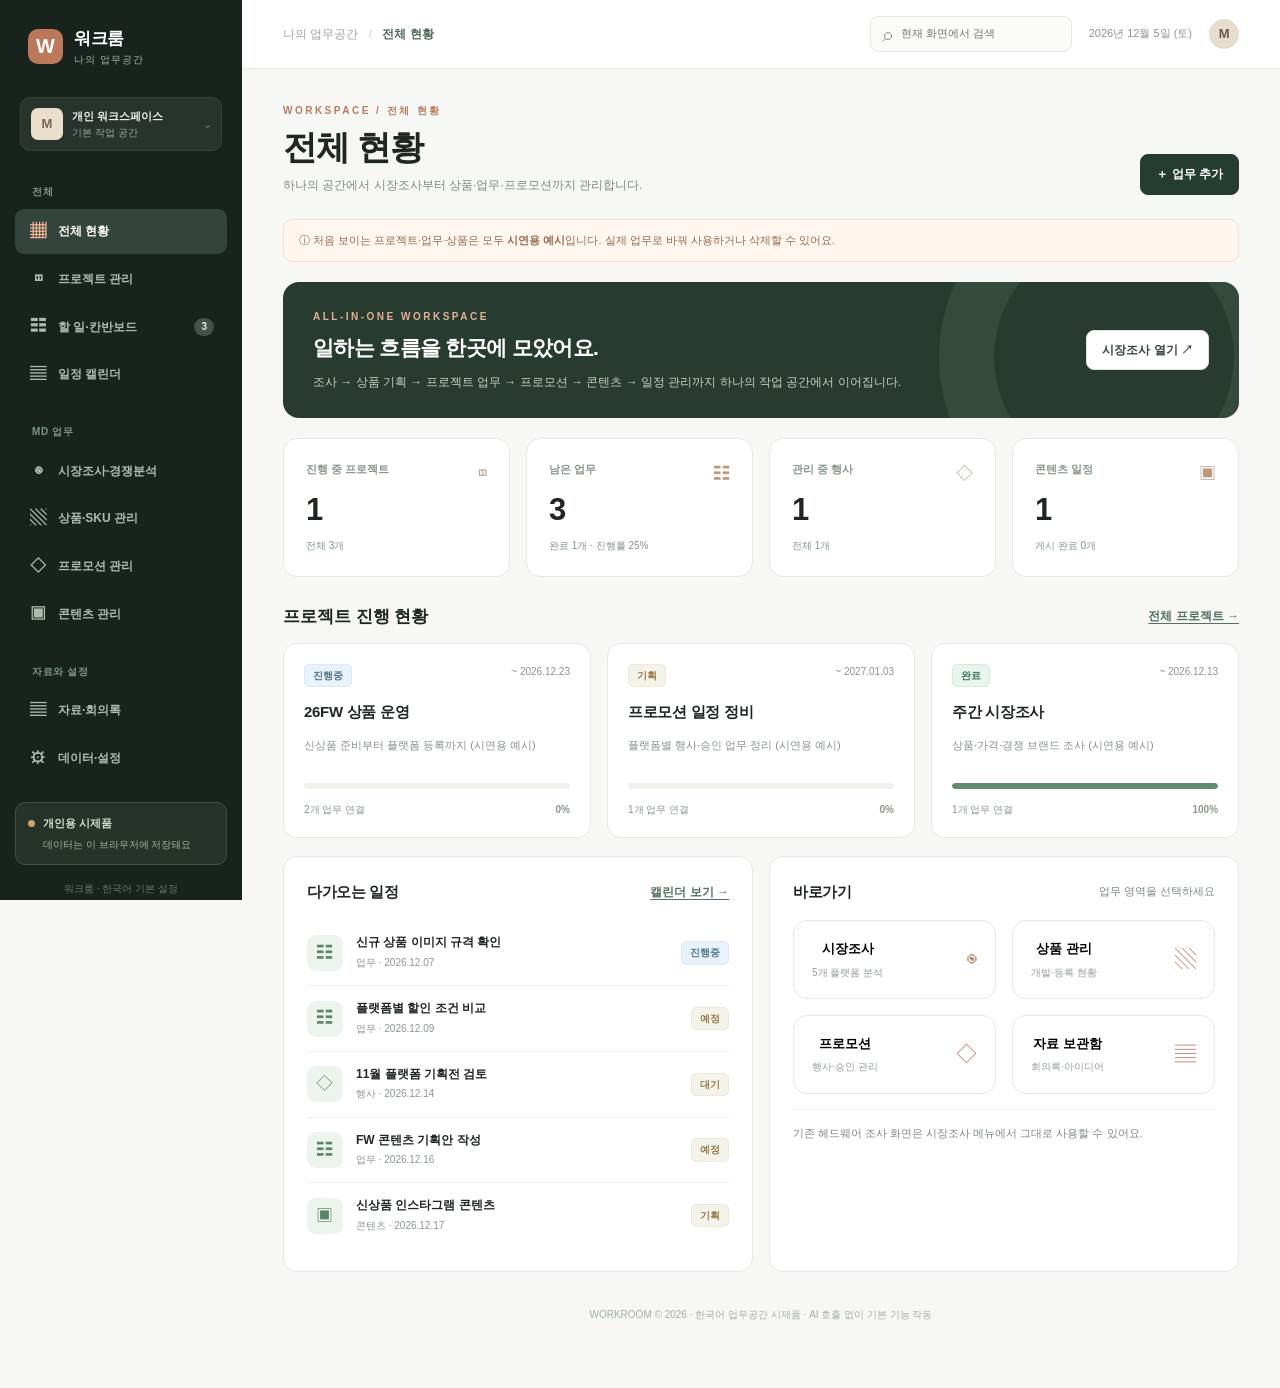
<file: docs/index.html>
<!doctype html>
<html lang="ko">
<head>
<meta charset="utf-8"/><meta name="viewport" content="width=device-width, initial-scale=1"/>
<meta name="theme-color" content="#18221d"/>
<meta name="description" content="시장조사, 프로젝트, 상품·프로모션, 콘텐츠와 일정을 함께 관리하는 한국어 업무공간"/>
<title>워크룸 | 통합 업무공간</title>
<link rel="stylesheet" href="./workspace.css"/>
</head>
<body>
<div class="shell">
  <aside class="sidebar" id="sidebar">
    <div class="brand"><div class="brandmark">W</div><div><strong>워크룸</strong><small>나의 업무공간</small></div></div>
    <div class="workspace-selector"><span class="workspace-avatar">M</span><div><b>개인 워크스페이스</b><small>기본 작업 공간</small></div><span class="arr">⌄</span></div>
    <div class="nav-label">전체</div>
    <nav id="navMain" aria-label="주 메뉴">
      <button type="button" data-page="dashboard" class="selected"><span class="ico">▦</span>전체 현황</button>
      <button type="button" data-page="projects"><span class="ico">◫</span>프로젝트 관리</button>
      <button type="button" data-page="tasks"><span class="ico">☷</span>할 일·칸반보드 <span class="num" id="sideTasks">0</span></button>
      <button type="button" data-page="calendar"><span class="ico">▤</span>일정 캘린더</button>
    </nav>
    <div class="nav-label">MD 업무</div>
    <nav aria-label="MD 업무">
      <button type="button" data-page="market"><span class="ico">◉</span>시장조사·경쟁분석</button>
      <button type="button" data-page="products"><span class="ico">▧</span>상품·SKU 관리</button>
      <button type="button" data-page="promotions"><span class="ico">◇</span>프로모션 관리</button>
      <button type="button" data-page="contents"><span class="ico">▣</span>콘텐츠 관리</button>
    </nav>
    <div class="nav-label">자료와 설정</div>
    <nav aria-label="자료와 설정">
      <button type="button" data-page="notes"><span class="ico">▤</span>자료·회의록</button>
      <button type="button" data-page="settings"><span class="ico">⚙</span>데이터·설정</button>
    </nav>
    <div class="sidebar-bottom"><div class="mode"><span class="mode-dot"></span> 개인용 시제품<small>데이터는 이 브라우저에 저장돼요</small></div><div class="sidebar-copy">워크룸 · 한국어 기본 설정</div></div>
  </aside>
  <div class="bodyarea">
    <header class="topbar"><button class="menu-button" id="menuToggle" aria-label="메뉴 열기">☰</button><div class="crumb">나의 업무공간 <span>/</span> <b id="crumb">전체 현황</b></div><div class="top-right"><label class="global-search"><span>⌕</span><input id="globalSearch" placeholder="현재 화면에서 검색" aria-label="현재 화면 검색"></label><span class="today" id="todayLabel"></span><button class="user" title="개인 워크스페이스">M</button></div></header>
    <main class="content" id="content" tabindex="-1"></main>
  </div>
</div>
<div class="overlay" id="overlay" hidden><div class="dialog" role="dialog" aria-modal="true" aria-labelledby="modalTitle"><div class="dialog-head"><div><span class="eyebrow">WORKSPACE</span><h2 id="modalTitle">새 항목</h2></div><button class="icon-btn" id="closeModal" type="button" aria-label="닫기">✕</button></div><form id="entryForm"><div id="modalFields"></div><div class="dialog-actions"><button type="button" class="button light" id="cancelModal">취소</button><button type="submit" class="button primary">저장하기</button></div></form></div></div>
<div id="toast" aria-live="polite" class="toast" hidden></div>
<script src="./workspace.js"></script>
</body>
</html>
</file>
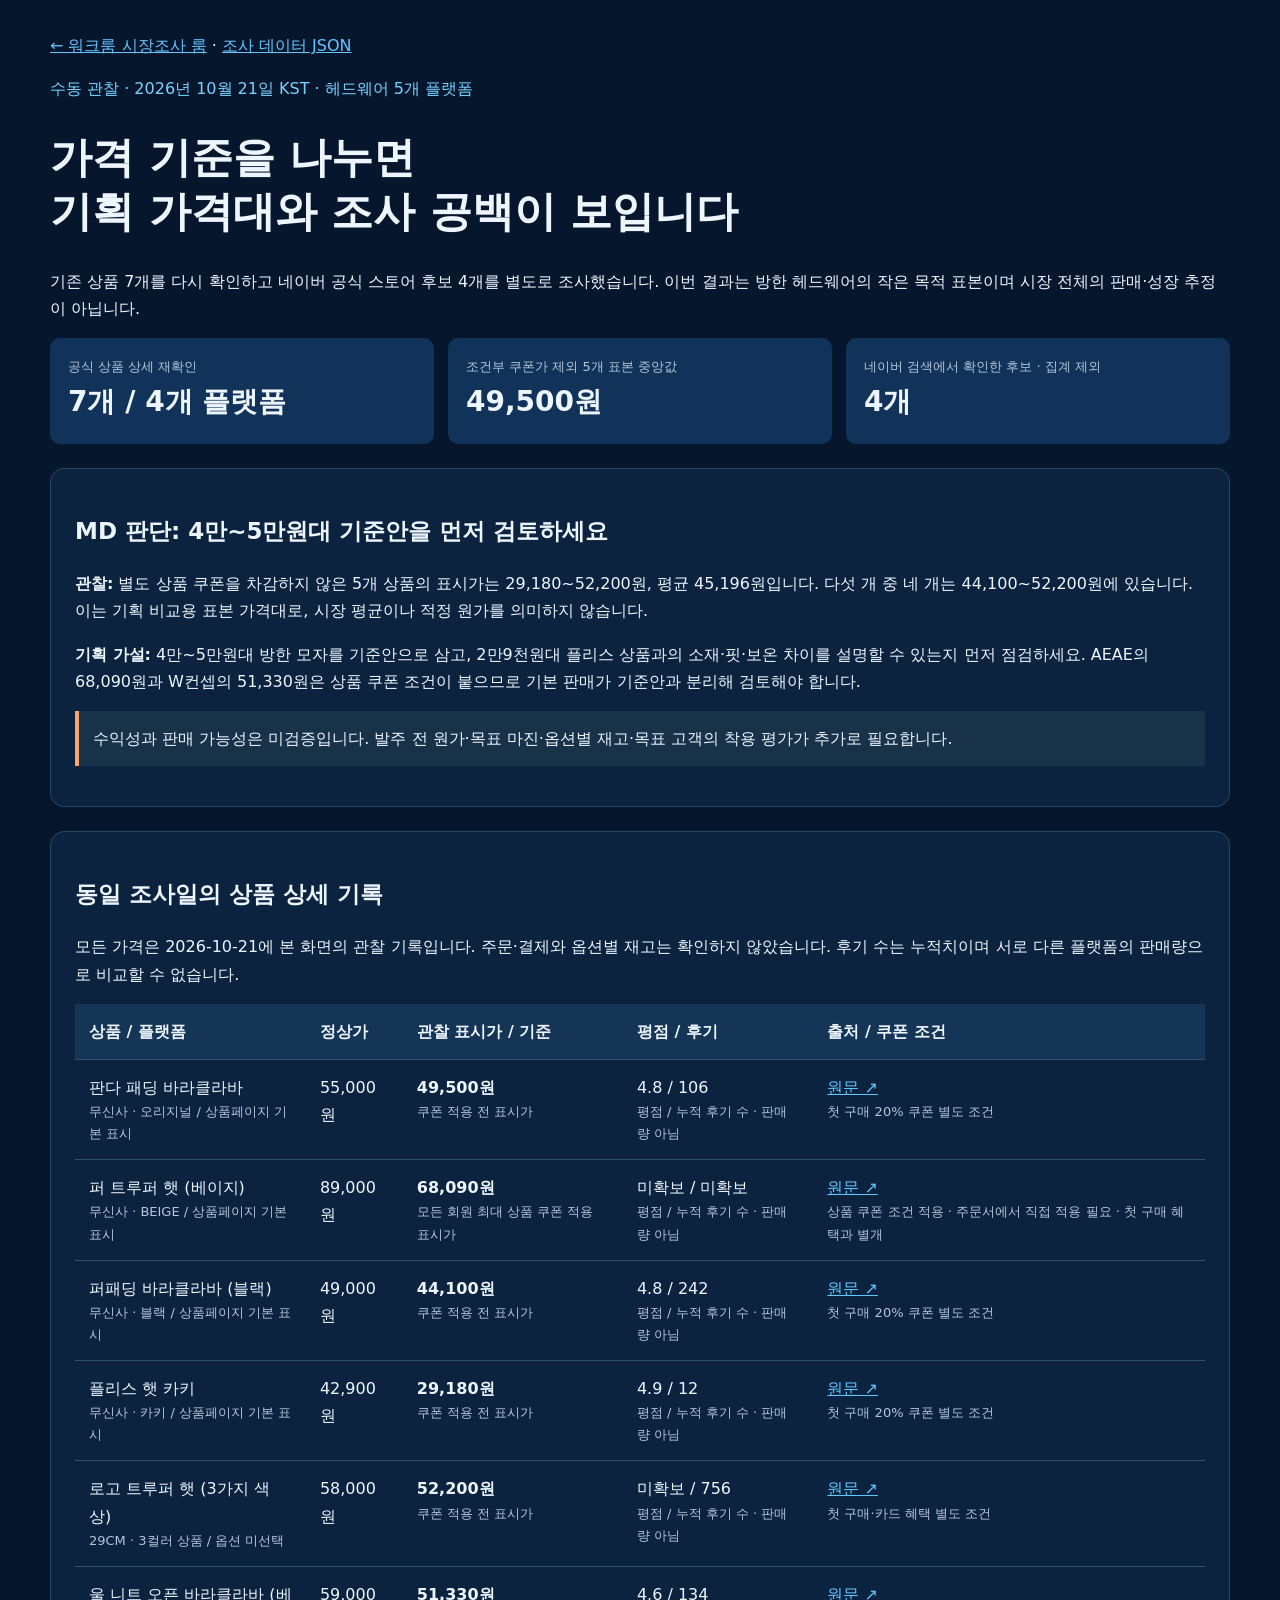
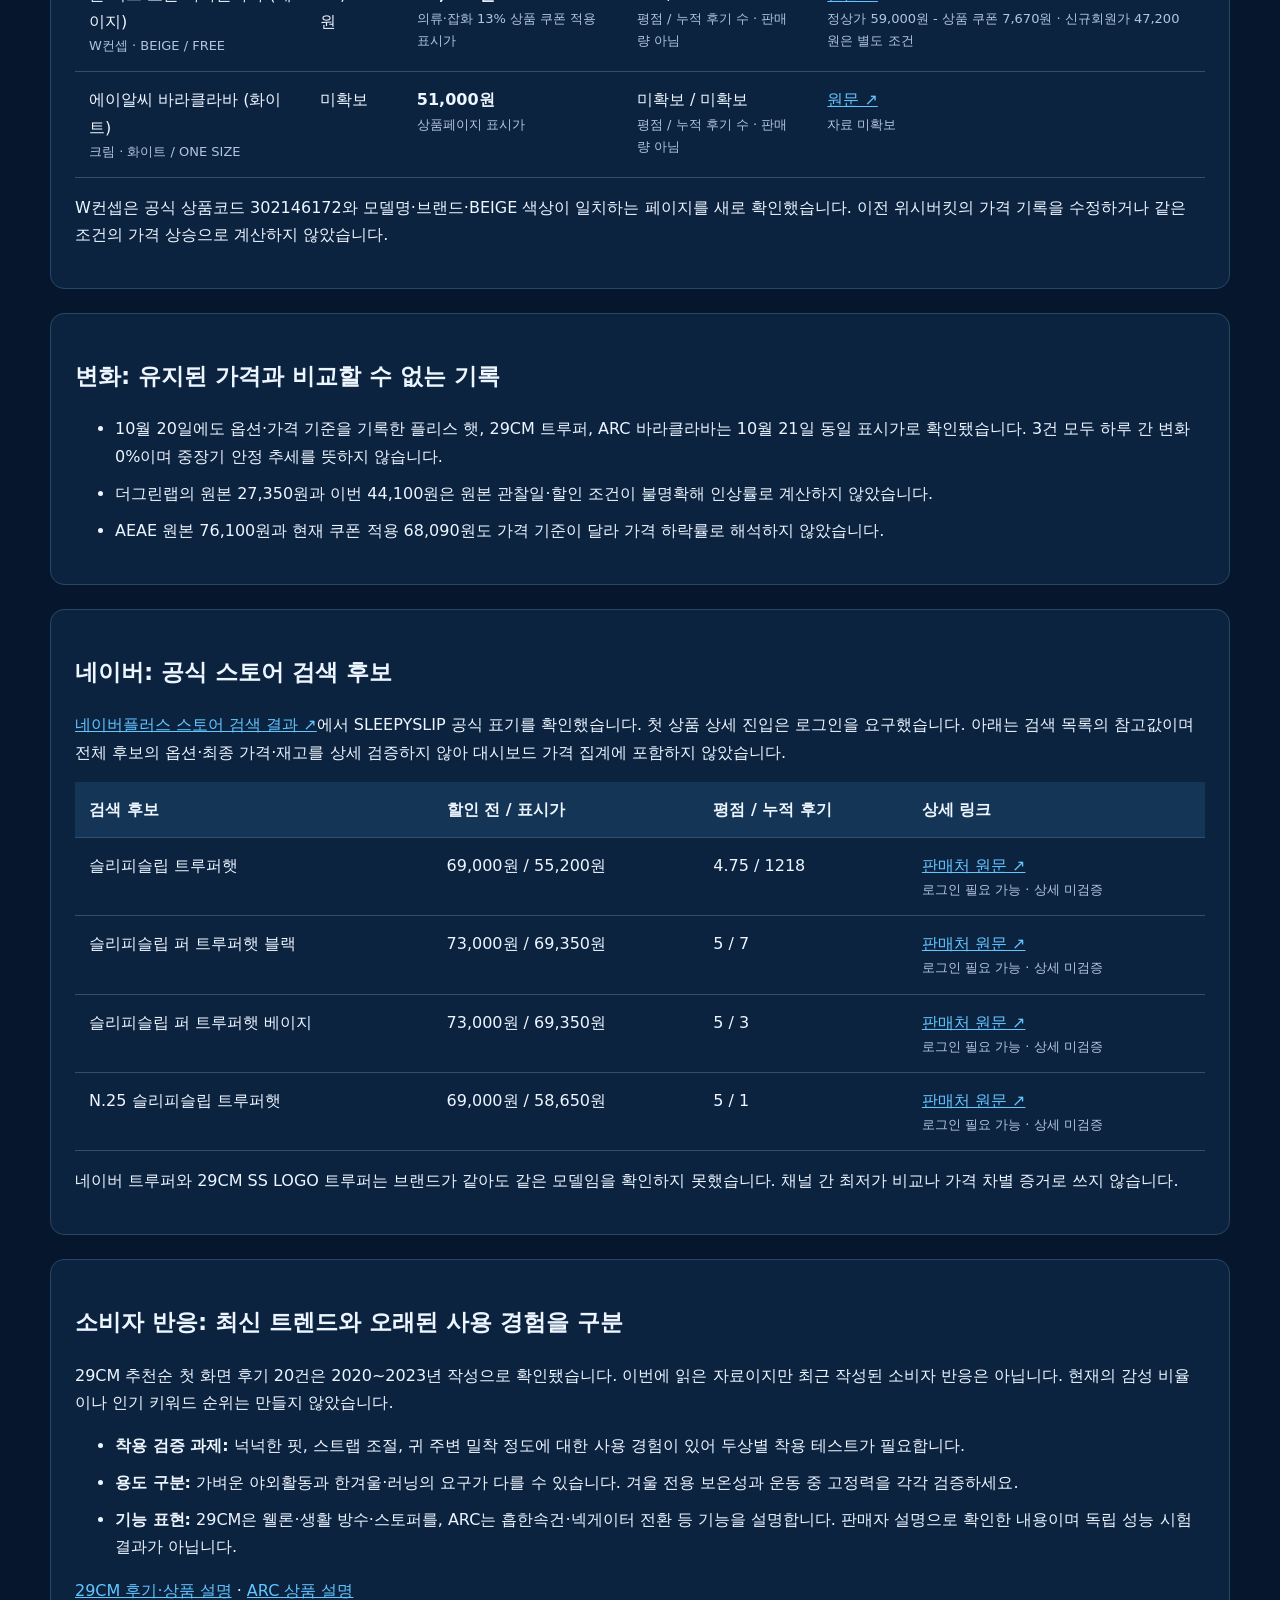
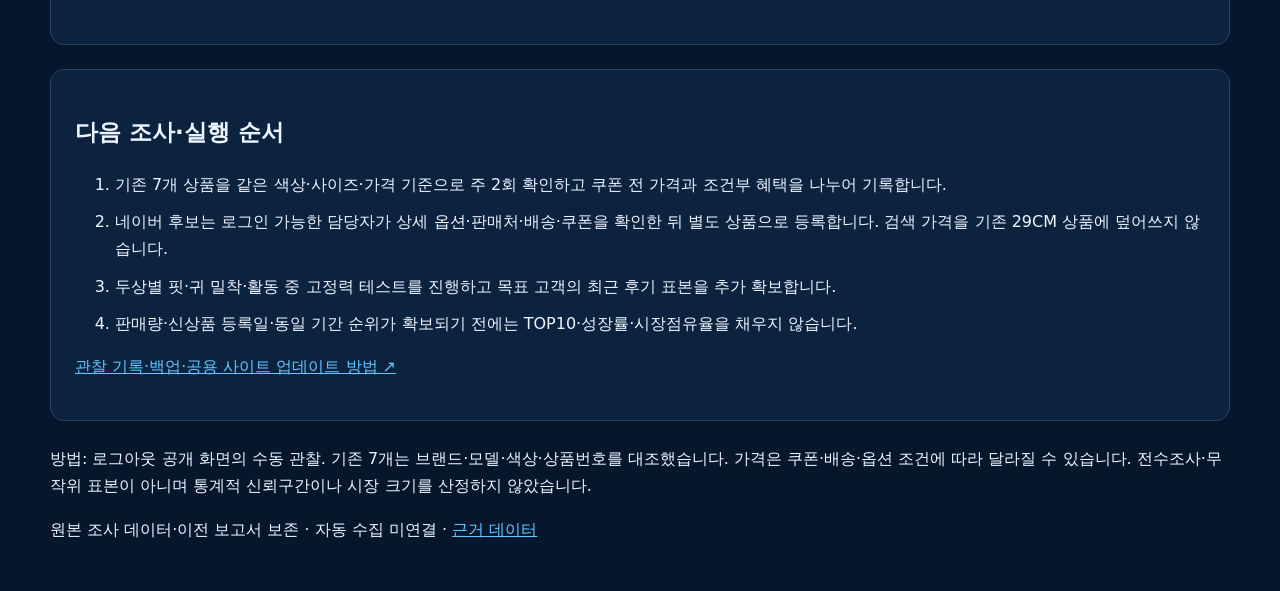
<file: docs/market-research-2026-10-21.html>
<!doctype html><html lang="ko"><meta charset="utf-8"><meta name="viewport" content="width=device-width,initial-scale=1"><title>2026.10.21 헤드웨어 시장조사</title><style>body{margin:0;background:#06172d;color:#edf5ff;font:16px/1.7 system-ui,sans-serif}main{max-width:1180px;margin:auto;padding:32px 22px}a{color:#63c5ff}h1{font-size:clamp(26px,4vw,42px);line-height:1.3}h2{font-size:23px}small{display:block;color:#b3c5db;font-size:13px}section{margin:24px 0;padding:24px;background:#0c2340;border:1px solid #254765;border-radius:14px}.cards{display:grid;grid-template-columns:repeat(3,1fr);gap:14px}.cards b{font-size:28px;display:block}.cards div{background:#123359;padding:18px;border-radius:10px}.scroll{overflow:auto}table{border-collapse:collapse;width:100%;min-width:850px}td,th{text-align:left;padding:14px;border-bottom:1px solid #31506d;vertical-align:top}th{background:#143556}.note{border-left:4px solid #ffa568;padding:14px;background:#183249}li{margin:10px 0}.tag{color:#78d2ff}button{font:inherit;padding:8px 15px}@media(max-width:650px){.cards{grid-template-columns:1fr}section{padding:17px}main{padding:20px 14px}}</style><main><nav><a href="./index.html#market">← 워크룸 시장조사 룸</a> · <a href="./market-research-2026-10-21.json" download>조사 데이터 JSON</a></nav><p class="tag">수동 관찰 · 2026년 10월 21일 KST · 헤드웨어 5개 플랫폼</p><h1>가격 기준을 나누면<br>기획 가격대와 조사 공백이 보입니다</h1><p>기존 상품 7개를 다시 확인하고 네이버 공식 스토어 후보 4개를 별도로 조사했습니다. 이번 결과는 방한 헤드웨어의 작은 목적 표본이며 시장 전체의 판매·성장 추정이 아닙니다.</p><div class="cards"><div><small>공식 상품 상세 재확인</small><b>7개 / 4개 플랫폼</b></div><div><small>조건부 쿠폰가 제외 5개 표본 중앙값</small><b>49,500원</b></div><div><small>네이버 검색에서 확인한 후보 · 집계 제외</small><b>4개</b></div></div><section><h2>MD 판단: 4만~5만원대 기준안을 먼저 검토하세요</h2><p><b>관찰:</b> 별도 상품 쿠폰을 차감하지 않은 5개 상품의 표시가는 29,180~52,200원, 평균 45,196원입니다. 다섯 개 중 네 개는 44,100~52,200원에 있습니다. 이는 기획 비교용 표본 가격대로, 시장 평균이나 적정 원가를 의미하지 않습니다.</p><p><b>기획 가설:</b> 4만~5만원대 방한 모자를 기준안으로 삼고, 2만9천원대 플리스 상품과의 소재·핏·보온 차이를 설명할 수 있는지 먼저 점검하세요. AEAE의 68,090원과 W컨셉의 51,330원은 상품 쿠폰 조건이 붙으므로 기본 판매가 기준안과 분리해 검토해야 합니다.</p><p class="note">수익성과 판매 가능성은 미검증입니다. 발주 전 원가·목표 마진·옵션별 재고·목표 고객의 착용 평가가 추가로 필요합니다.</p></section><section><h2>동일 조사일의 상품 상세 기록</h2><p>모든 가격은 2026-10-21에 본 화면의 관찰 기록입니다. 주문·결제와 옵션별 재고는 확인하지 않았습니다. 후기 수는 누적치이며 서로 다른 플랫폼의 판매량으로 비교할 수 없습니다.</p><div class="scroll"><table><thead><tr><th>상품 / 플랫폼</th><th>정상가</th><th>관찰 표시가 / 기준</th><th>평점 / 후기</th><th>출처 / 쿠폰 조건</th></tr></thead><tbody><tr><td>판다 패딩 바라클라바<small>무신사 · 오리지널 / 상품페이지 기본 표시</small></td><td>55,000원</td><td><b>49,500원</b><small>쿠폰 적용 전 표시가</small></td><td>4.8 / 106<small>평점 / 누적 후기 수 · 판매량 아님</small></td><td><a href="https://www.musinsa.com/products/4401373" target="_blank" rel="noopener">원문 ↗</a><small>첫 구매 20% 쿠폰 별도 조건</small></td></tr><tr><td>퍼 트루퍼 햇 (베이지)<small>무신사 · BEIGE / 상품페이지 기본 표시</small></td><td>89,000원</td><td><b>68,090원</b><small>모든 회원 최대 상품 쿠폰 적용 표시가</small></td><td>미확보 / 미확보<small>평점 / 누적 후기 수 · 판매량 아님</small></td><td><a href="https://www.musinsa.com/products/7309656" target="_blank" rel="noopener">원문 ↗</a><small>상품 쿠폰 조건 적용 · 주문서에서 직접 적용 필요 · 첫 구매 혜택과 별개</small></td></tr><tr><td>퍼패딩 바라클라바 (블랙)<small>무신사 · 블랙 / 상품페이지 기본 표시</small></td><td>49,000원</td><td><b>44,100원</b><small>쿠폰 적용 전 표시가</small></td><td>4.8 / 242<small>평점 / 누적 후기 수 · 판매량 아님</small></td><td><a href="https://www.musinsa.com/products/4535065" target="_blank" rel="noopener">원문 ↗</a><small>첫 구매 20% 쿠폰 별도 조건</small></td></tr><tr><td>플리스 햇 카키<small>무신사 · 카키 / 상품페이지 기본 표시</small></td><td>42,900원</td><td><b>29,180원</b><small>쿠폰 적용 전 표시가</small></td><td>4.9 / 12<small>평점 / 누적 후기 수 · 판매량 아님</small></td><td><a href="https://www.musinsa.com/products/5714017" target="_blank" rel="noopener">원문 ↗</a><small>첫 구매 20% 쿠폰 별도 조건</small></td></tr><tr><td>로고 트루퍼 햇 (3가지 색상)<small>29CM · 3컬러 상품 / 옵션 미선택</small></td><td>58,000원</td><td><b>52,200원</b><small>쿠폰 적용 전 표시가</small></td><td>미확보 / 756<small>평점 / 누적 후기 수 · 판매량 아님</small></td><td><a href="https://www.29cm.co.kr/products/865171" target="_blank" rel="noopener">원문 ↗</a><small>첫 구매·카드 혜택 별도 조건</small></td></tr><tr><td>울 니트 오픈 바라클라바 (베이지)<small>W컨셉 · BEIGE / FREE</small></td><td>59,000원</td><td><b>51,330원</b><small>의류·잡화 13% 상품 쿠폰 적용 표시가</small></td><td>4.6 / 134<small>평점 / 누적 후기 수 · 판매량 아님</small></td><td><a href="https://www.wconcept.co.kr/Product/302146172" target="_blank" rel="noopener">원문 ↗</a><small>정상가 59,000원 - 상품 쿠폰 7,670원 · 신규회원가 47,200원은 별도 조건</small></td></tr><tr><td>에이알씨 바라클라바 (화이트)<small>크림 · 화이트 / ONE SIZE</small></td><td>미확보</td><td><b>51,000원</b><small>상품페이지 표시가</small></td><td>미확보 / 미확보<small>평점 / 누적 후기 수 · 판매량 아님</small></td><td><a href="https://kream.co.kr/products/703471" target="_blank" rel="noopener">원문 ↗</a><small>자료 미확보</small></td></tr></tbody></table></div><p>W컨셉은 공식 상품코드 302146172와 모델명·브랜드·BEIGE 색상이 일치하는 페이지를 새로 확인했습니다. 이전 위시버킷의 가격 기록을 수정하거나 같은 조건의 가격 상승으로 계산하지 않았습니다.</p></section><section><h2>변화: 유지된 가격과 비교할 수 없는 기록</h2><ul><li>10월 20일에도 옵션·가격 기준을 기록한 플리스 햇, 29CM 트루퍼, ARC 바라클라바는 10월 21일 동일 표시가로 확인됐습니다. 3건 모두 하루 간 변화 0%이며 중장기 안정 추세를 뜻하지 않습니다.</li><li>더그린랩의 원본 27,350원과 이번 44,100원은 원본 관찰일·할인 조건이 불명확해 인상률로 계산하지 않았습니다.</li><li>AEAE 원본 76,100원과 현재 쿠폰 적용 68,090원도 가격 기준이 달라 가격 하락률로 해석하지 않았습니다.</li></ul></section><section><h2>네이버: 공식 스토어 검색 후보</h2><p><a href="https://search.shopping.naver.com/ns/search?query=%EC%8A%AC%EB%A6%AC%ED%94%BC%EC%8A%AC%EB%A6%BD%20%ED%8A%B8%EB%A3%A8%ED%8D%BC" target="_blank" rel="noopener">네이버플러스 스토어 검색 결과 ↗</a>에서 SLEEPYSLIP 공식 표기를 확인했습니다. 첫 상품 상세 진입은 로그인을 요구했습니다. 아래는 검색 목록의 참고값이며 전체 후보의 옵션·최종 가격·재고를 상세 검증하지 않아 대시보드 가격 집계에 포함하지 않았습니다.</p><div class="scroll"><table><thead><tr><th>검색 후보</th><th>할인 전 / 표시가</th><th>평점 / 누적 후기</th><th>상세 링크</th></tr></thead><tbody><tr><td>슬리피슬립 트루퍼햇</td><td>69,000원 / 55,200원</td><td>4.75 / 1218</td><td><a href="https://smartstore.naver.com/sleepyslip/products/5153480139" target="_blank" rel="noopener">판매처 원문 ↗</a><small>로그인 필요 가능 · 상세 미검증</small></td></tr><tr><td>슬리피슬립 퍼 트루퍼햇 블랙</td><td>73,000원 / 69,350원</td><td>5 / 7</td><td><a href="https://smartstore.naver.com/sleepyslip/products/5357505745" target="_blank" rel="noopener">판매처 원문 ↗</a><small>로그인 필요 가능 · 상세 미검증</small></td></tr><tr><td>슬리피슬립 퍼 트루퍼햇 베이지</td><td>73,000원 / 69,350원</td><td>5 / 3</td><td><a href="https://smartstore.naver.com/sleepyslip/products/5357484774" target="_blank" rel="noopener">판매처 원문 ↗</a><small>로그인 필요 가능 · 상세 미검증</small></td></tr><tr><td>N.25 슬리피슬립 트루퍼햇</td><td>69,000원 / 58,650원</td><td>5 / 1</td><td><a href="https://smartstore.naver.com/sleepyslip/products/13000836007" target="_blank" rel="noopener">판매처 원문 ↗</a><small>로그인 필요 가능 · 상세 미검증</small></td></tr></tbody></table></div><p>네이버 트루퍼와 29CM SS LOGO 트루퍼는 브랜드가 같아도 같은 모델임을 확인하지 못했습니다. 채널 간 최저가 비교나 가격 차별 증거로 쓰지 않습니다.</p></section><section><h2>소비자 반응: 최신 트렌드와 오래된 사용 경험을 구분</h2><p>29CM 추천순 첫 화면 후기 20건은 2020~2023년 작성으로 확인됐습니다. 이번에 읽은 자료이지만 최근 작성된 소비자 반응은 아닙니다. 현재의 감성 비율이나 인기 키워드 순위는 만들지 않았습니다.</p><ul><li><b>착용 검증 과제:</b> 넉넉한 핏, 스트랩 조절, 귀 주변 밀착 정도에 대한 사용 경험이 있어 두상별 착용 테스트가 필요합니다.</li><li><b>용도 구분:</b> 가벼운 야외활동과 한겨울·러닝의 요구가 다를 수 있습니다. 겨울 전용 보온성과 운동 중 고정력을 각각 검증하세요.</li><li><b>기능 표현:</b> 29CM은 웰론·생활 방수·스토퍼를, ARC는 흡한속건·넥게이터 전환 등 기능을 설명합니다. 판매자 설명으로 확인한 내용이며 독립 성능 시험 결과가 아닙니다.</li></ul><p><a href="https://www.29cm.co.kr/products/865171">29CM 후기·상품 설명</a> · <a href="https://kream.co.kr/products/703471">ARC 상품 설명</a></p></section><section><h2>다음 조사·실행 순서</h2><ol><li>기존 7개 상품을 같은 색상·사이즈·가격 기준으로 주 2회 확인하고 쿠폰 전 가격과 조건부 혜택을 나누어 기록합니다.</li><li>네이버 후보는 로그인 가능한 담당자가 상세 옵션·판매처·배송·쿠폰을 확인한 뒤 별도 상품으로 등록합니다. 검색 가격을 기존 29CM 상품에 덮어쓰지 않습니다.</li><li>두상별 핏·귀 밀착·활동 중 고정력 테스트를 진행하고 목표 고객의 최근 후기 표본을 추가 확보합니다.</li><li>판매량·신상품 등록일·동일 기간 순위가 확보되기 전에는 TOP10·성장률·시장점유율을 채우지 않습니다.</li></ol><p><a href="./market-update-guide.md">관찰 기록·백업·공용 사이트 업데이트 방법 ↗</a></p></section><footer><p>방법: 로그아웃 공개 화면의 수동 관찰. 기존 7개는 브랜드·모델·색상·상품번호를 대조했습니다. 가격은 쿠폰·배송·옵션 조건에 따라 달라질 수 있습니다. 전수조사·무작위 표본이 아니며 통계적 신뢰구간이나 시장 크기를 산정하지 않았습니다.</p><p>원본 조사 데이터·이전 보고서 보존 · 자동 수집 미연결 · <a href="./market-research-2026-10-21.json">근거 데이터</a></p></footer></main></html>
</file>
<file: docs/workspace.css>
:root{--ink:#202721;--muted:#7c8a7f;--line:#e3e9e3;--bg:#f7f8f5;--panel:#fff;--deep:#19231e;--terra:#bc755b;--terra-soft:#faf0e9;--green:#36705e;--green-bg:#ebf4ee;--blue:#4c7186;--radius:14px}*{box-sizing:border-box}html,body{margin:0;min-height:100%;font-family:Pretendard,'Apple SD Gothic Neo','Malgun Gothic',-apple-system,BlinkMacSystemFont,sans-serif;color:var(--ink)}body{background:var(--bg);font-size:13px;line-height:1.55}button,input,select,textarea{font:inherit}button{cursor:pointer}button:focus-visible,a:focus-visible,input:focus-visible,textarea:focus-visible,select:focus-visible{outline:3px solid #d0b2a0;outline-offset:2px}a{color:inherit;text-decoration:none}.shell{min-height:100vh;display:grid;grid-template-columns:242px minmax(0,1fr)}.sidebar{background:var(--deep);min-height:100vh;color:#d9e0d8;padding:26px 15px 18px;position:sticky;top:0;height:100vh;overflow-y:auto;display:flex;flex-direction:column;z-index:11}.brand{display:flex;align-items:center;gap:11px;padding:0 13px;margin-bottom:29px}.brandmark{width:35px;height:35px;border-radius:10px;background:#bb785a;color:#fff;font-weight:850;font-size:20px;display:grid;place-items:center}.brand strong{display:block;font-size:17px;letter-spacing:-.5px;color:#fff}.brand small{display:block;font-size:10px;letter-spacing:1.1px;color:#a5b3a9}.workspace-selector{display:flex;align-items:center;gap:9px;background:#28332c;border:1px solid #38423c;border-radius:10px;padding:10px;margin:0 5px 27px}.workspace-avatar{display:grid;place-items:center;background:#e9dfcc;color:#786452;border-radius:7px;height:32px;width:32px;font-weight:900}.workspace-selector b,.workspace-selector small{display:block}.workspace-selector b{font-size:11px;color:#f0f3ee}.workspace-selector small{font-size:10px;color:#9aa9a0}.workspace-selector .arr{margin-left:auto;color:#99a79d}.nav-label{padding:0 17px;font-size:10px;color:#7f9587;letter-spacing:.6px;font-weight:700;margin:6px 0 9px}.sidebar nav{display:grid;gap:3px;margin-bottom:21px}.sidebar nav button{background:transparent;color:#aebbaf;border:0;border-radius:9px;padding:10px 13px;text-align:left;display:flex;align-items:center;gap:11px;font-weight:650;font-size:12px;min-height:39px}.sidebar nav button:hover,.sidebar nav button.selected{background:#33443a;color:white}.sidebar nav button.selected .ico{color:#edb396}.ico{font-size:16px;width:19px;text-align:center}.num{margin-left:auto;background:#435349;color:#e6eae5;padding:1px 7px;border-radius:10px;font-size:10px}.sidebar-bottom{margin-top:auto}.mode{border:1px solid #3e5144;border-radius:10px;background:#26332a;padding:12px;font-size:11px;font-weight:700}.mode small{display:block;color:#a6b3a6;font-weight:450;margin:5px 0 0 15px;font-size:10px}.mode-dot{background:#d1a26b;border-radius:50%;width:7px;height:7px;display:inline-block;margin-right:5px}.sidebar-copy{text-align:center;font-size:10px;color:#647a6c;margin-top:16px}.bodyarea{min-width:0}.topbar{height:69px;background:#fff;border-bottom:1px solid var(--line);display:flex;align-items:center;justify-content:space-between;padding:0 clamp(20px,3.2vw,53px);gap:15px}.crumb{color:#9ca69f;font-size:12px}.crumb span{margin:0 7px;color:#cdd5cf}.crumb b{color:#53675a}.top-right{display:flex;align-items:center;gap:17px}.global-search{display:flex;gap:7px;align-items:center;border:1px solid #e2e8e0;background:#fafbf9;border-radius:8px;padding:7px 12px;color:#849488}.global-search span{font-size:18px;line-height:1}.global-search input{border:0;background:transparent;width:160px;outline:0;font-size:11px;color:#2b332d}.today{font-size:11px;color:#8b968e;white-space:nowrap}.user{background:#e7ddce;border:0;color:#6b5948;width:30px;height:30px;border-radius:50%;font-weight:800}.menu-button{display:none}.content{padding:34px clamp(22px,3.2vw,53px) 65px;max-width:1680px;margin:0 auto}.eyebrow{color:#b77b60;letter-spacing:2.5px;font-size:10px;font-weight:800}.page-header{display:flex;justify-content:space-between;align-items:flex-end;gap:20px;margin-bottom:24px}.page-header h1{font-size:clamp(26px,2.8vw,34px);letter-spacing:-1px;line-height:1.25;margin:7px 0 8px}.page-header p{margin:0;color:var(--muted);font-size:12px}.page-actions{display:flex;gap:8px;flex-wrap:wrap}.button{padding:10px 15px;border-radius:8px;border:1px solid #dbe4dc;background:#fff;color:#37473d;font-weight:750;display:inline-flex;align-items:center;justify-content:center;gap:8px;white-space:nowrap;font-size:12px}.button:hover{background:#f5f7f3}.button.primary{background:#253c30;color:#fff;border-color:#253c30}.button.primary:hover{background:#365142}.button.terra{background:#bd795a;color:white;border-color:#bd795a}.button.small{padding:6px 10px;font-size:11px}.button.danger{color:#a24d4d;background:#fff2ef;border-color:#f0d8d1}.text-link{font-size:12px;color:#547060;font-weight:750;text-decoration:underline;text-underline-offset:3px}.grid{display:grid;gap:16px}.grid.cols4{grid-template-columns:repeat(4,minmax(0,1fr))}.grid.cols3{grid-template-columns:repeat(3,minmax(0,1fr))}.grid.cols2{grid-template-columns:repeat(2,minmax(0,1fr))}.panel,.stat,.tile{border:1px solid var(--line);background:#fff;border-radius:var(--radius)}.panel{padding:23px;min-width:0}.panel-head{display:flex;justify-content:space-between;align-items:center;gap:15px;margin-bottom:17px}.panel-head h2,.panel h2{font-size:15px;letter-spacing:-.4px;margin:0}.panel .hint{font-size:11px;color:var(--muted)}.stat{padding:22px}.stat .k{color:#87968b;font-size:11px;font-weight:700}.stat .v{font-size:31px;font-weight:800;letter-spacing:-1px;margin-top:13px;line-height:1.25}.stat .meta{font-size:10px;color:#82948a;margin-top:8px}.stat .ic{float:right;color:#bd967e;font-size:17px}.space{margin-top:18px}.hero{background:#283b31;color:#fff;border-radius:16px;padding:27px 30px;display:flex;justify-content:space-between;align-items:center;gap:20px;margin-bottom:20px;position:relative;overflow:hidden}.hero:after{content:'';position:absolute;right:-50px;top:-100px;width:240px;height:240px;border:55px solid #456351;opacity:.4;border-radius:50%}.hero h2{font-size:21px;letter-spacing:-.65px;margin:8px 0}.hero p{margin:0;color:#c5d1c7;font-size:12px;max-width:660px}.hero .button{position:relative;z-index:1;align-self:center}.tag{background:#f0f3ef;border:1px solid #e5ebe3;color:#657a68;padding:3px 8px;border-radius:5px;font-size:10px;font-weight:700;display:inline-flex;align-items:center;white-space:nowrap}.tag.예정,.tag.대기,.tag.기획{background:#f4f3eb;color:#987c45;border-color:#eee8d4}.tag.진행중,.tag.진행,.tag.제작중,.tag.수집중{background:#e9f2fb;color:#52758c;border-color:#dceaf6}.tag.완료,.tag.게시,.tag.승인{background:#eaf4ee;color:#3c7960;border-color:#d7e8db}.tag.보류,.tag.반려{background:#fff0eb;color:#a6665b;border-color:#f4ded7}.tag.기획안{background:#f7f2fb;color:#9274a0}.table-wrap{overflow:auto}.table{border-collapse:collapse;width:100%;min-width:700px;font-size:12px}.table th{background:#f8faf7;color:#89958b;font-size:10px;white-space:nowrap;font-weight:750;text-align:left;padding:11px 12px;border-bottom:1px solid #edf0ea}.table td{padding:13px 12px;border-bottom:1px solid #f0f2ee;vertical-align:middle}.table tr:last-child td{border-bottom:0}.table .maincol{font-weight:750;color:#34463b}.table td small{color:#a3afa4;display:block;margin-top:2px}.row-actions{display:flex;gap:5px}.icon-btn{background:#f4f6f3;border:1px solid #e8ede8;border-radius:7px;min-width:29px;height:29px;display:inline-grid;place-items:center;color:#647668}.icon-btn:hover{background:#e8efe9}.soft-note{background:#fff7ef;border:1px solid #f0dfcb;color:#94694e;padding:12px 15px;border-radius:9px;margin-bottom:20px;font-size:11px}.progressbar{height:6px;background:#eff2ec;border-radius:9px;overflow:hidden}.progressbar span{display:block;height:100%;background:#618b70;border-radius:9px}.project-card{padding:20px;min-height:195px;display:flex;flex-direction:column;gap:13px}.project-card h3{font-size:15px;margin:0;letter-spacing:-.3px}.project-card p{color:#879389;font-size:11px;margin:0;min-height:33px}.project-card .foot{display:flex;justify-content:space-between;align-items:center;margin-top:auto;color:#89978b;font-size:10px}.kanban{display:grid;grid-template-columns:repeat(3,minmax(230px,1fr));gap:15px;align-items:start}.lane{background:#f0f3ee;border:1px solid #e6ebe2;border-radius:12px;padding:12px;min-height:230px}.lane-head{display:flex;justify-content:space-between;padding:3px 5px 13px;align-items:center}.lane-head b{font-size:12px}.lane-head span{font-size:10px;color:#8b9b8d}.task-card{background:#fff;border:1px solid #e1e7df;border-radius:10px;padding:15px;margin-bottom:9px;cursor:grab}.task-card:active{cursor:grabbing}.task-card strong{font-size:12px;display:block;margin:10px 0 8px}.task-card small{color:#8a988c;font-size:10px}.task-card .task-foot{display:flex;justify-content:space-between;gap:7px;align-items:center;margin-top:14px}.task-card.dragging{opacity:.45}.lane.dragover{outline:2px dashed #7c9b83}.chiprow{display:flex;gap:7px;flex-wrap:wrap;margin-bottom:18px}.chip{padding:8px 12px;background:#fff;border:1px solid #e1e8e0;border-radius:8px;color:#718075;font-size:11px;font-weight:700}.chip.active{color:white;background:#314b3d;border-color:#314b3d}.muted{color:#89958b}.empty{text-align:center;color:#98a399;padding:30px 10px;font-size:12px}.section-label{display:flex;justify-content:space-between;align-items:center;margin:27px 0 13px}.section-label h2{font-size:17px;margin:0}.line-item{display:flex;gap:13px;align-items:center;padding:13px 0;border-bottom:1px solid #edf0eb}.line-item:last-child{border-bottom:0}.line-item .round{background:#edf4ee;border-radius:9px;color:#5a8567;font-size:17px;width:36px;height:36px;display:grid;place-items:center;flex-shrink:0}.line-item strong{font-size:12px;display:block}.line-item small{color:#8b978d;font-size:10px}.line-item .extra{margin-left:auto;flex-shrink:0}.quick-tile{padding:18px;display:flex;justify-content:space-between;align-items:center;cursor:pointer}.quick-tile:hover,.project-card:hover{border-color:#b9ccc0}.quick-tile b{display:block;font-size:13px}.quick-tile small{display:block;font-size:10px;color:#8f9d91;margin-top:5px}.quick-tile .tile-ico{font-size:21px;color:#b37c65}.calendar-header{display:flex;justify-content:space-between;align-items:center;margin-bottom:15px}.calendar-header h2{font-size:21px;margin:0}.calendar{display:grid;grid-template-columns:repeat(7,minmax(0,1fr));gap:1px;background:#e9eee8;border:1px solid #e9eee8;border-radius:12px;overflow:hidden}.calendar .weekday{padding:13px 5px;background:#f7f9f6;text-align:center;color:#869589;font-weight:750;font-size:11px}.day{background:white;min-height:99px;padding:9px 9px 13px;min-width:0}.day.other{background:#fafbf9}.day.today .daynum{background:#304f3b;color:white}.daynum{font-size:11px;display:inline-grid;place-items:center;height:23px;width:23px;border-radius:50%;font-weight:750}.calitem{background:#eaf1e9;color:#5b8065;border-radius:4px;padding:2px 6px;margin-top:5px;font-size:9px;white-space:nowrap;overflow:hidden;text-overflow:ellipsis;cursor:pointer}.calitem.promo{background:#faede6;color:#b27558}.calitem.content{background:#ecedf8;color:#7a7cab}.switch{display:flex;gap:4px;background:#eef2ed;border-radius:9px;padding:4px}.switch button{border:0;background:transparent;padding:7px 12px;color:#7a897e;font-weight:700;font-size:11px;border-radius:7px}.switch button.active{background:#fff;color:#34493b;box-shadow:0 1px 6px #253f3214}.field{width:100%;border:1px solid #dce5dc;background:#fff;border-radius:8px;padding:10px 12px;color:#304138;min-height:40px}.field:focus{outline:2px solid #a4c1a4}.formgrid{display:grid;grid-template-columns:repeat(2,1fr);gap:14px}.formfield{display:flex;flex-direction:column;gap:5px;margin-bottom:12px}.formfield label{font-size:11px;font-weight:750;color:#5b6e60}.formfield.wide{grid-column:1 / -1}.formfield textarea{min-height:85px;resize:vertical}.overlay{position:fixed;inset:0;background:#0d1a12a1;z-index:50;display:flex;align-items:center;justify-content:center;padding:15px}.overlay[hidden],.toast[hidden]{display:none}.dialog{width:min(600px,100%);max-height:92vh;overflow:auto;background:#fff;border-radius:17px;padding:26px;box-shadow:0 30px 70px #0a1c1a44}.dialog-head{display:flex;align-items:flex-start;justify-content:space-between;margin-bottom:22px}.dialog-head h2{font-size:23px;margin:4px 0}.dialog-actions{display:flex;justify-content:flex-end;gap:8px;margin-top:20px}.toast{position:fixed;bottom:25px;right:30px;z-index:70;background:#273f31;color:#fff;padding:13px 18px;border-radius:9px;box-shadow:0 10px 40px #172b1b22;font-size:12px}.market-tabs{display:flex;gap:7px;flex-wrap:wrap;margin:-6px 0 13px}.market-frame{background:#fff;border:1px solid #e5eae4;border-radius:12px;width:100%;height:1200px;display:block}.market-wrap{margin:0 -8px}.mini-guide{display:flex;gap:7px;align-items:center;color:#7d897e;font-size:11px;margin-top:6px}.note-preview{white-space:pre-wrap;color:#6d7d71;font-size:11px;max-height:72px;overflow:hidden}.panel-foot{margin-top:15px;padding-top:15px;border-top:1px solid #edf1e8}.status-tabs{display:flex;gap:7px;margin-bottom:17px;flex-wrap:wrap}.app-footer{padding:35px 0 0;text-align:center;color:#a1ada2;font-size:10px}button[disabled]{opacity:.5;cursor:not-allowed}@media(max-width:1190px){.grid.cols4{grid-template-columns:repeat(2,minmax(0,1fr))}.grid.cols3{grid-template-columns:repeat(2,minmax(0,1fr))}.kanban{overflow-x:auto;grid-template-columns:repeat(3,260px)}}@media(max-width:850px){.shell{display:block}.sidebar{position:fixed;left:0;top:0;bottom:0;width:242px;transform:translateX(-100%);transition:transform .2s}.sidebar.open{transform:translateX(0)}.menu-button{display:block;border:0;background:none;font-size:19px;color:#566d5d}.topbar{height:62px;padding:0 17px}.global-search{display:none}.today{display:none}.content{padding:26px 17px 55px}.page-header{align-items:flex-start;flex-direction:column}.grid.cols3,.grid.cols2{grid-template-columns:1fr}.hero{align-items:flex-start;flex-direction:column}.calendar .day{min-height:75px;padding:6px}.calendar .calitem{font-size:8px}.table{min-width:650px}.market-frame{height:900px}}@media(max-width:560px){.grid.cols4{grid-template-columns:repeat(2,minmax(0,1fr));gap:8px}.stat{padding:15px;min-height:117px}.stat .v{font-size:24px}.panel{padding:15px}.formgrid{grid-template-columns:1fr}.formfield.wide{grid-column:auto}.calendar .day{min-height:63px}.calitem{max-width:100%}.topbar .crumb{font-size:11px}}

.text-link{background:none;border:0;padding:0;cursor:pointer}.roadmap{overflow-x:auto}.roadmap-head,.roadmap-row{display:grid;grid-template-columns:170px minmax(460px,1fr);gap:15px;align-items:center;padding:11px 0;border-bottom:1px solid #edf1ea}.roadmap-head{color:#94a099;font-size:10px;font-weight:800}.roadmap-head>div{display:flex;justify-content:space-between}.roadmap-row strong{font-size:11px;font-weight:700}.roadmap-track{height:25px;background:repeating-linear-gradient(90deg,#f2f6f0 0,#f2f6f0 calc(16.666% - 1px),#e4ebe2 calc(16.666% - 1px),#e4ebe2 16.666%);border-radius:5px;position:relative}.roadmap-bar{position:absolute;background:#648b73;border-radius:5px;height:15px;top:5px;min-width:3px}.roadmap-none{color:#a3aca2;font-size:10px;padding-left:7px}@media(max-width:600px){.roadmap-head,.roadmap-row{grid-template-columns:120px minmax(410px,1fr)}}
</file>
